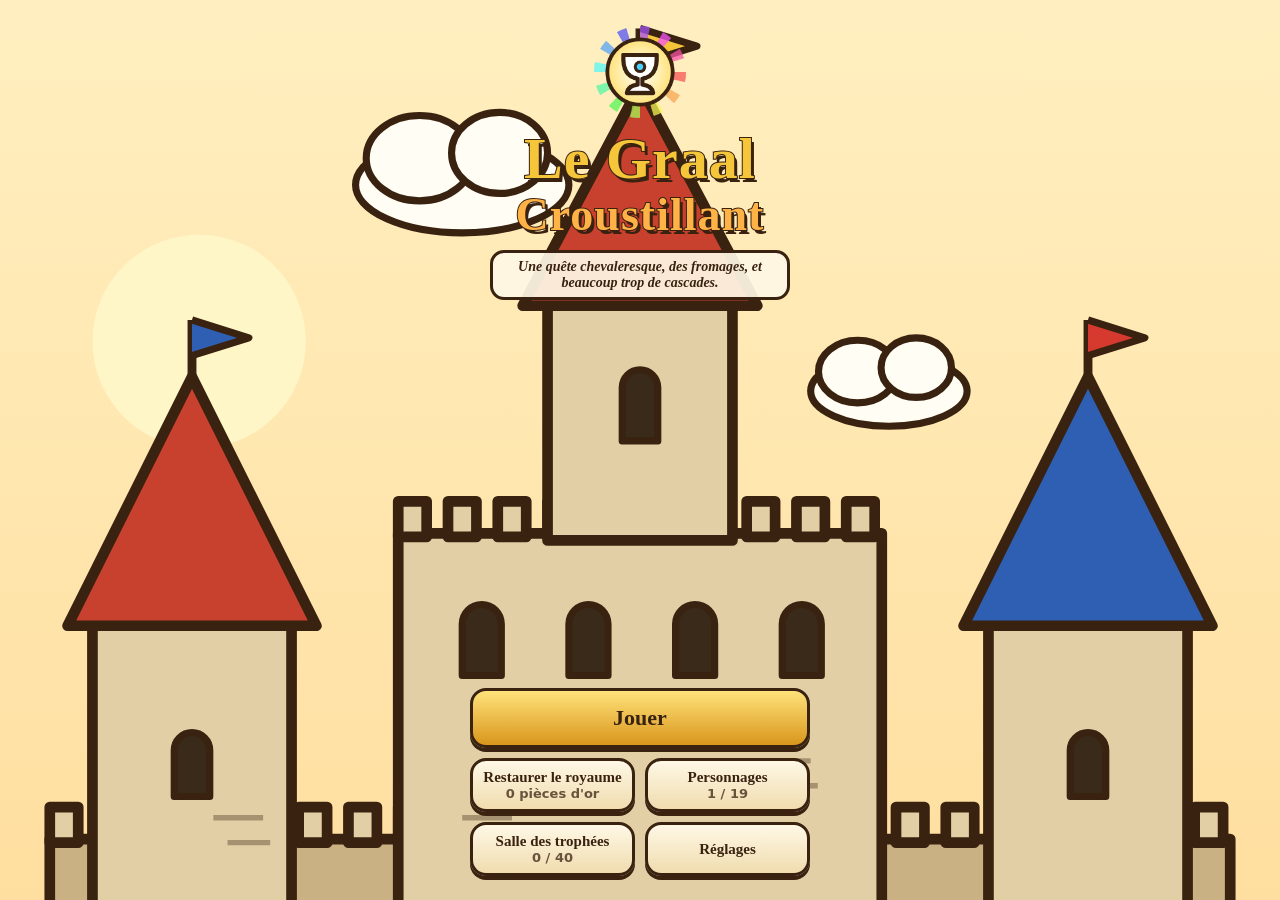
<file: index.html>
<!doctype html>
<html lang="fr">
<head>
<meta charset="utf-8">
<meta name="viewport" content="width=device-width, initial-scale=1, viewport-fit=cover, user-scalable=no">
<title>Le Graal Croustillant</title>
<meta name="description" content="Un jeu de match-3 arthurien et un peu ridicule.">
<meta name="theme-color" content="#7a2a1a">
<link rel="manifest" href="manifest.webmanifest">
<link rel="icon" href="icons/icon.svg" type="image/svg+xml">
<link rel="apple-touch-icon" href="icons/icon-180.png">
<meta name="apple-mobile-web-app-capable" content="yes">
<meta name="mobile-web-app-capable" content="yes">
<meta name="apple-mobile-web-app-title" content="Graal">
<link rel="stylesheet" href="style.css">
</head>
<body>
<div id="app">
  <main id="main"><div class="loading">Chargement du royaume…</div></main>
  <div id="modal" class="modal hidden" role="dialog" aria-modal="true"></div>
  <div id="toasts" aria-live="polite"></div>
</div>
<noscript>Ce jeu a besoin de JavaScript.</noscript>
<script type="module" src="js/app.js"></script>
</body>
</html>
</file>
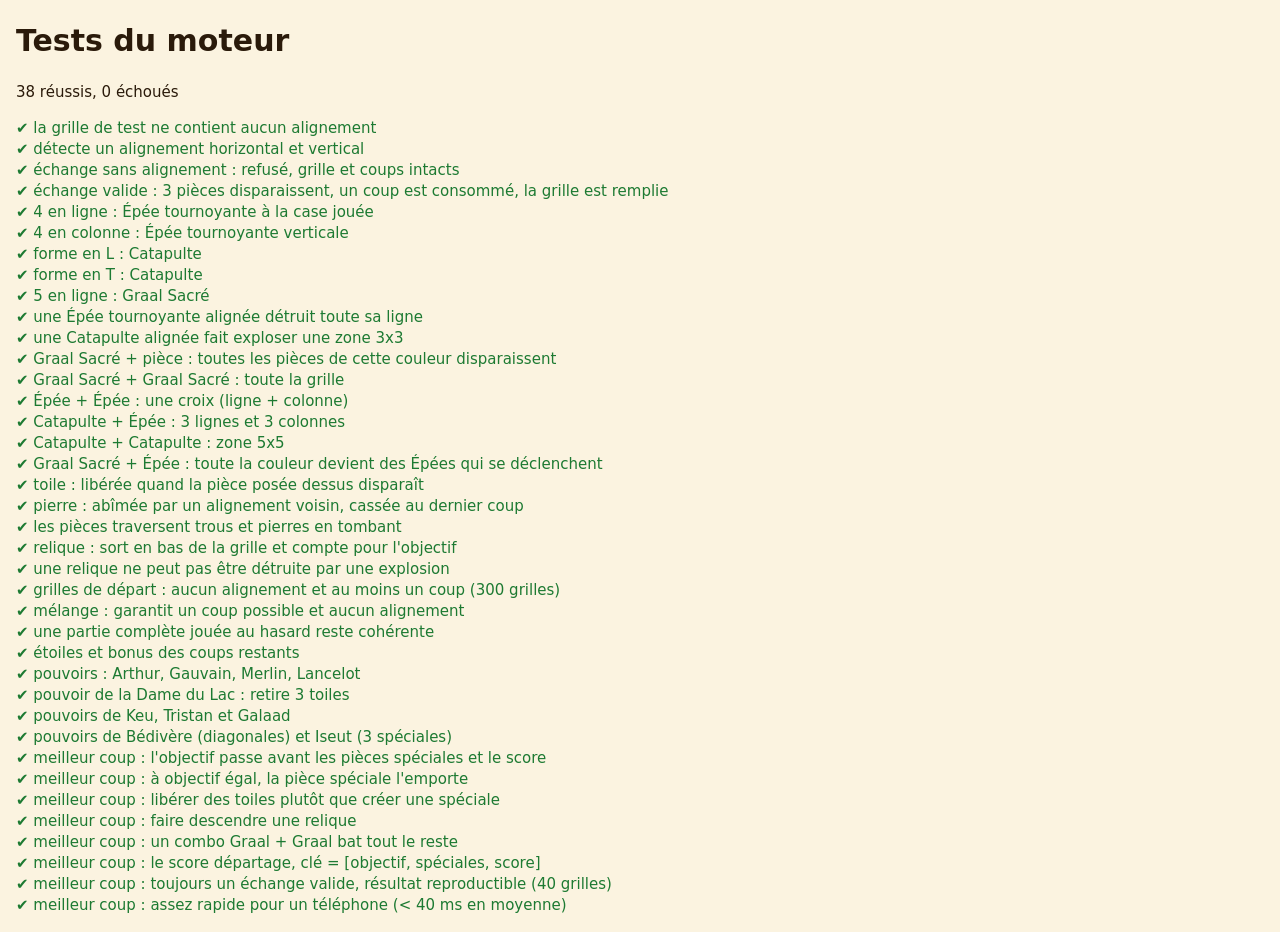
<file: test/index.html>
<!doctype html>
<html lang="fr">
<head>
<meta charset="utf-8">
<meta name="viewport" content="width=device-width, initial-scale=1">
<title>Tests – Le Graal Croustillant</title>
<style>
  body { font: 15px/1.4 system-ui, sans-serif; margin: 16px; background: #fbf3e0; color: #2a1a0a; }
  .ok { color: #1d7a32; } .ko { color: #b3261e; font-weight: 600; }
  pre { white-space: pre-wrap; background: #fff; padding: 6px; border-radius: 6px; }
</style>
</head>
<body>
<h1>Tests du moteur</h1>
<p id="sum">En cours…</p>
<div id="out"></div>
<script type="module">
  const files = ['./engine.test.js', './hint.test.js'];
  const tests = [];
  window.test = (name, fn) => tests.push({ name, fn });
  for (const f of files) await import(f);
  const out = document.getElementById('out');
  let pass = 0, fail = 0;
  const fails = [];
  for (const t of tests) {
    const div = document.createElement('div');
    try { await t.fn(); pass++; div.className = 'ok'; div.textContent = '✔ ' + t.name; }
    catch (e) { fail++; div.className = 'ko'; div.innerHTML = '✘ ' + t.name + '<pre>' + (e && e.stack || e) + '</pre>'; fails.push(t.name + ' : ' + (e && e.message)); }
    out.appendChild(div);
  }
  document.getElementById('sum').textContent = `${pass} réussis, ${fail} échoués`;
  window.__results = { pass, fail, fails };
</script>
</body>
</html>
</file>
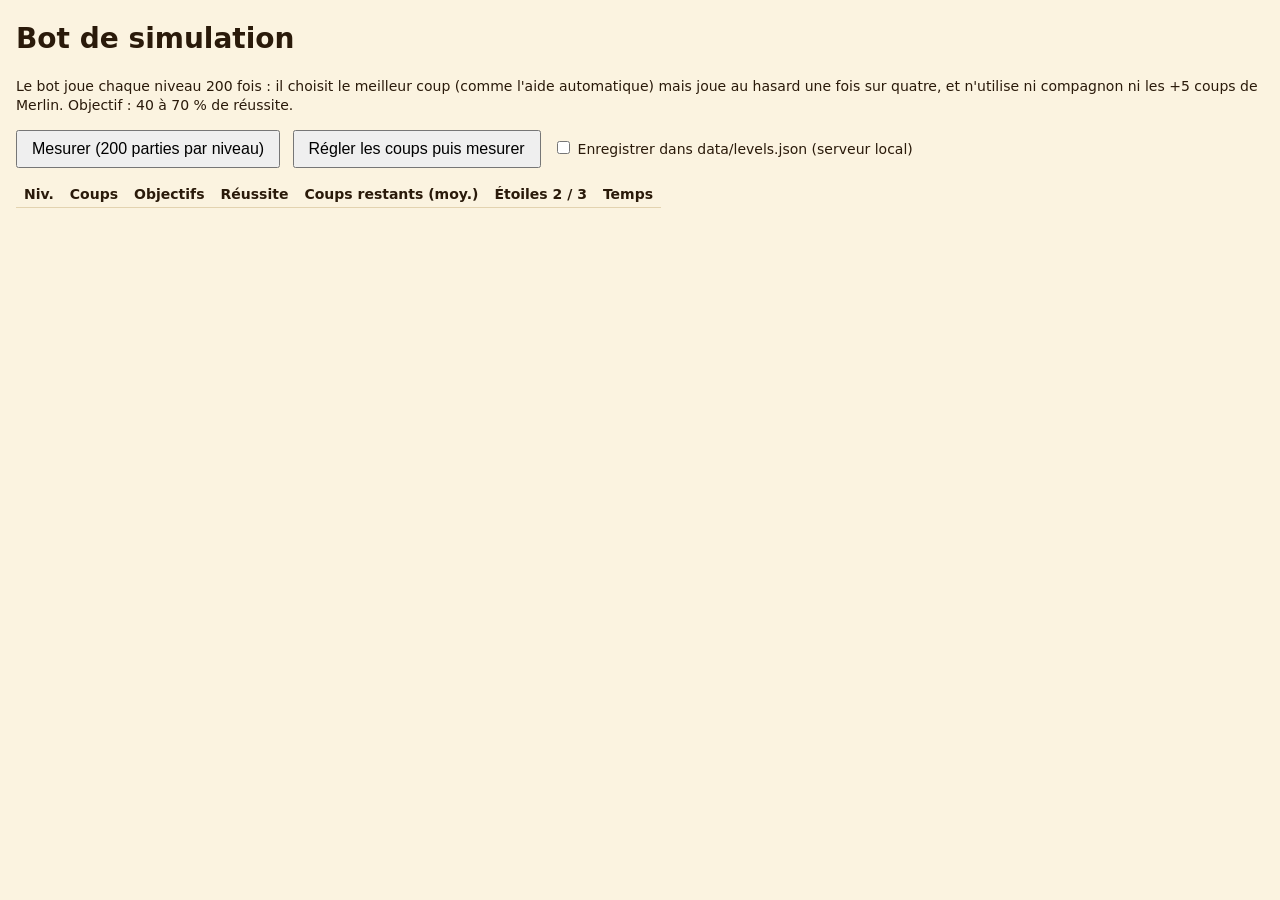
<file: tools/simulate.html>
<!doctype html>
<html lang="fr">
<head>
<meta charset="utf-8">
<meta name="viewport" content="width=device-width, initial-scale=1">
<title>Bot de simulation – Le Graal Croustillant</title>
<style>
  body { font: 14px/1.4 system-ui, sans-serif; margin: 16px; background: #fbf3e0; color: #2a1a0a; }
  table { border-collapse: collapse; } td, th { padding: 3px 8px; border-bottom: 1px solid #e3d3b0; text-align: right; }
  .bad { color: #b3261e; font-weight: 600; } button { font-size: 16px; padding: 8px 14px; margin-right: 8px; }
</style>
</head>
<body>
<h1>Bot de simulation</h1>
<p>Le bot joue chaque niveau 200 fois : il choisit le meilleur coup (comme l'aide automatique) mais joue au hasard une fois sur quatre,
et n'utilise ni compagnon ni les +5 coups de Merlin. Objectif : 40 à 70 % de réussite.</p>
<p>
  <button id="run">Mesurer (200 parties par niveau)</button>
  <button id="tune">Régler les coups puis mesurer</button>
  <label><input id="save" type="checkbox"> Enregistrer dans data/levels.json (serveur local)</label>
</p>
<p id="status"></p>
<table><thead><tr><th>Niv.</th><th>Coups</th><th>Objectifs</th><th>Réussite</th><th>Coups restants (moy.)</th><th>Étoiles 2 / 3</th><th>Temps</th></tr></thead><tbody id="rows"></tbody></table>
<script type="module">
  import { prepare } from '../js/levels.js';
  const raw = await (await fetch('../data/levels.json', { cache: 'no-store' })).json();
  const { levels } = prepare(raw);
  const only = new URLSearchParams(location.search).get('levels');
  const pick = only ? levels.filter(l => only.split(',').map(Number).includes(l.id)) : levels;
  const target = l => (l.id <= 3 ? 0.68 : l.boss ? (l.id > 60 ? 0.43 : 0.45) : l.id > 60 ? 0.52 : 0.56);

  async function go(tune) {
    const t0 = performance.now();
    const results = [];
    const queue = pick.slice();
    const nw = Math.max(1, (navigator.hardwareConcurrency || 4) - 1);
    let done = 0;
    await Promise.all(Array.from({ length: nw }, () => new Promise(resolve => {
      const w = new Worker('./sim-worker.js', { type: 'module' });
      const next = () => {
        const l = queue.shift();
        if (!l) { w.terminate(); return resolve(); }
        w.postMessage({ level: l, target: target(l), tune, games: 200 });
      };
      w.onmessage = ({ data }) => { results.push(data); done++; document.getElementById('status').textContent = `${done} / ${pick.length} niveaux…`; next(); };
      next();
    })));
    results.sort((a, b) => a.id - b.id);
    document.getElementById('rows').innerHTML = results.map(r => {
      const l = levels.find(x => x.id === r.id);
      const st = starsOf(r);
      return `<tr><td>${r.id}${l.boss ? ' ★' : ''}</td><td>${r.moves}</td><td style="text-align:left">${goalText(r.goals)}</td><td class="${r.rate < 0.4 || r.rate > 0.7 ? 'bad' : ''}">${Math.round(r.rate * 100)} %</td><td>${r.avgLeft.toFixed(1)}</td><td>${st[1]} / ${st[2]}</td><td>${(r.ms / 1000).toFixed(1)} s</td></tr>`;
    }).join('');
    const ok = results.filter(r => r.rate >= 0.4 && r.rate <= 0.7).length;
    document.getElementById('status').textContent = `Terminé en ${((performance.now() - t0) / 1000).toFixed(0)} s : ${ok} / ${results.length} niveaux entre 40 et 70 %.`;
    window.__sim = results;
    if (document.getElementById('save').checked) await save(results);
  }

  function starsOf(r) {
    const score = r.goals.find(x => x.type === 'score');
    const s1 = score ? score.target : 0;
    const round = v => Math.round(v / 100) * 100;
    const s2 = Math.max(round(r.p50), round(s1 * 1.25));
    const s3 = Math.max(round(r.p85), s2 + 500);
    return [s1, s2, s3];
  }

  const NAMES = ['Graal', 'Fromage', 'Épée', 'Chope', 'Bouclier', 'Couronne'];
  const goalText = gs => gs.map(x => x.type === 'score' ? `score ${x.target}` : x.type === 'collect' ? `${x.count} ${NAMES[x.color]}` : x.type === 'relic' ? `${x.count} reliques` : x.type === 'web' ? 'toiles' : 'pierres').join(', ');

  async function save(results) {
    for (const r of results) {
      const lv = raw.levels.find(x => x.id === r.id);
      lv.moves = r.moves;
      lv.goals = r.goals;
      lv.stars = starsOf(r);
    }
    const j = v => JSON.stringify(v);
    const text = `{\n  "about": ${j(raw.about)},\n  "chapters": [\n    ${raw.chapters.map(j).join(',\n    ')}\n  ],\n  "shapes": {\n` +
      Object.entries(raw.shapes).map(([k, v]) => `    ${j(k)}: ${j(v)}`).join(',\n') + `\n  },\n  "levels": [\n    ${raw.levels.map(j).join(',\n    ')}\n  ]\n}\n`;
    await fetch('/__save?f=data/levels.json', { method: 'POST', body: text });
    const report = '# Résultats du bot (200 parties par niveau)\n\n| Niveau | Coups | Réussite | Coups restants (moy.) |\n|---|---|---|---|\n' +
      results.map(r => `| ${r.id} | ${r.moves} | ${goalText(r.goals)} | ${Math.round(r.rate * 100)} % | ${r.avgLeft.toFixed(1)} |`).join('\n') + '\n';
    await fetch('/__save?f=data/simulation.md', { method: 'POST', body: report });
    document.getElementById('status').textContent += ' Enregistré.';
  }

  document.getElementById('run').onclick = () => go(false);
  document.getElementById('tune').onclick = () => go(true);
  window.__go = go;
</script>
</body>
</html>
</file>
<file: style.css>
/* Le Graal Croustillant : enluminure cartoon, parchemin, gros boutons, mobile d'abord. */
:root {
  --ink: #3a2210; --parch: #f6e7c1; --parch2: #fbf1d8; --gold: #f5c53a; --gold2: #d9961c;
  --red: #b8322a; --red2: #7a1f18; --green: #3f8a3a; --blue: #2f5fb3;
  --serif: Georgia, 'Palatino Linotype', 'Book Antiqua', 'Times New Roman', serif;
  --sans: system-ui, -apple-system, 'Segoe UI', Roboto, sans-serif;
  --safe-top: env(safe-area-inset-top, 0px); --safe-bottom: env(safe-area-inset-bottom, 0px);
}
* { box-sizing: border-box; -webkit-tap-highlight-color: transparent; }
html, body { margin: 0; height: 100%; overflow: hidden; overscroll-behavior: none; }
body {
  font: 16px/1.4 var(--sans); color: var(--ink);
  background: radial-gradient(ellipse at 50% 30%, var(--parch2), var(--parch) 60%, #e8d3a0);
  user-select: none; -webkit-user-select: none; touch-action: manipulation;
}
#app, #main { height: 100%; }
.hidden { display: none !important; }
.loading { display: grid; place-items: center; height: 100%; font: 700 20px var(--serif); padding: 16px; text-align: center; }

/* ---------- Boutons ---------- */
.btn {
  font: 700 17px var(--serif); color: var(--ink); cursor: pointer;
  background: linear-gradient(#fff8e6, #f0dcae); border: 3px solid var(--ink); border-radius: 16px;
  padding: 12px 18px; min-height: 52px; box-shadow: 0 4px 0 var(--ink); transition: transform .08s, box-shadow .08s;
}
.btn:active { transform: translateY(3px); box-shadow: 0 1px 0 var(--ink); }
.btn small { display: block; font: 600 13px var(--sans); opacity: .75; }
.btn.big { font-size: 22px; padding: 14px 26px; min-height: 60px; }
.btn.gold { background: linear-gradient(#ffe27a, var(--gold2)); }
.btn.danger { background: linear-gradient(#ff8a7a, var(--red)); color: #fff; }
.btn.small { font-size: 14px; min-height: 40px; padding: 6px 12px; border-radius: 12px; box-shadow: 0 3px 0 var(--ink); }
.btn.icon { width: 48px; height: 48px; min-height: 48px; padding: 0; font-size: 30px; line-height: 1; border-radius: 50%; }
.row { display: flex; gap: 10px; justify-content: center; flex-wrap: wrap; margin-top: 12px; }

/* ---------- Écrans ---------- */
.screen { height: 100%; display: flex; flex-direction: column; background-size: cover; background-position: center; }
.bar {
  display: flex; align-items: center; gap: 10px; padding: calc(8px + var(--safe-top)) 12px 8px;
  background: linear-gradient(var(--red), var(--red2)); color: #fff6dc; border-bottom: 4px solid var(--ink);
}
.bar h2 { flex: 1; margin: 0; font: 700 22px var(--serif); text-shadow: 2px 2px 0 var(--ink); }
.pill { background: #fff6dc; color: var(--ink); border: 3px solid var(--ink); border-radius: 99px; padding: 3px 10px; font-weight: 800; white-space: nowrap; }
.scroll { flex: 1; overflow-y: auto; -webkit-overflow-scrolling: touch; padding: 14px 16px calc(24px + var(--safe-bottom)); }

/* Titre */
.title { justify-content: space-between; align-items: center; padding: calc(24px + var(--safe-top)) 16px calc(24px + var(--safe-bottom)); }
.logo { text-align: center; }
.logo-grail { width: 120px; height: 120px; animation: float 3s ease-in-out infinite, spin 14s linear infinite; }
@keyframes float { 50% { translate: 0 -10px; } }
@keyframes spin { to { rotate: 360deg; } }
.logo h1 {
  margin: 4px 0 0; font: 900 46px/1 var(--serif); color: var(--gold); letter-spacing: 1px;
  -webkit-text-stroke: 2px var(--ink); paint-order: stroke fill; text-shadow: 3px 4px 0 var(--ink);
}
.logo h1 span { display: block; font-size: 38px; color: #ffb347; margin-top: 4px; }
.tag { margin: 12px auto 0; max-width: 300px; background: rgba(255,248,230,.92); border: 3px solid var(--ink); border-radius: 14px; padding: 8px 12px; font: italic 600 15px var(--serif); }
.menu { display: grid; gap: 12px; width: min(340px, 100%); }

/* Carte */
.map-scroll { flex: 1; overflow-y: auto; -webkit-overflow-scrolling: touch; padding-bottom: calc(40px + var(--safe-bottom)); }
.chapter { position: relative; }
.ch-head {
  position: relative; height: 170px; background-size: cover; background-position: center; border-bottom: 4px solid var(--ink); border-top: 4px solid var(--ink);
  display: flex; flex-direction: column; justify-content: flex-end; align-items: flex-start; padding: 10px 14px; gap: 4px;
}
.ch-head span, .ch-head h3 { background: rgba(255,248,230,.94); border: 3px solid var(--ink); border-radius: 12px; padding: 2px 10px; margin: 0; }
.ch-head span { font: 700 13px var(--sans); }
.ch-head h3 { font: 800 21px var(--serif); }
.ch-head .btn { position: absolute; top: 10px; right: 10px; }
.path { position: relative; max-width: 520px; margin: 0 auto; }
.path svg { position: absolute; inset: 0; width: 100%; height: 100%; }
.path polyline { fill: none; stroke: #a8743a; stroke-width: 7; stroke-dasharray: 2 12; stroke-linecap: round; vector-effect: non-scaling-stroke; }
.t-cour .path { background: linear-gradient(#f8e4b0, #f3dca0); }
.t-foret .path { background: linear-gradient(#d8ecc0, #c4e0a6); }
.t-lac .path { background: linear-gradient(#d4ecf6, #bfe0ee); }
.t-marais .path { background: linear-gradient(#d4d8c4, #c0c8ac); }
.t-morgane .path { background: linear-gradient(#d8c4e6, #c8acd8); }
.t-quete .path { background: linear-gradient(#fff2c4, #ffe6a0); }
.chapter .path { max-width: none; }
.node {
  position: absolute; translate: -50% -50%; width: 66px; height: 66px; border-radius: 50%;
  border: 4px solid var(--ink); background: linear-gradient(#fff8e6, #f0d79c); box-shadow: 0 5px 0 var(--ink);
  font: 900 22px var(--serif); color: var(--ink); cursor: pointer; padding: 0;
}
.node b { display: block; line-height: 1; }
.node.done { background: linear-gradient(#ffe27a, var(--gold2)); }
.node.current { background: linear-gradient(#ff8a7a, var(--red)); color: #fff; animation: pulse 1.2s ease-in-out infinite; }
.node.boss { width: 78px; height: 78px; }
.node.boss::after { content: '♛'; position: absolute; top: -20px; left: 50%; translate: -50% 0; font-size: 22px; color: var(--gold2); -webkit-text-stroke: 1px var(--ink); }
.node.locked { background: #cfc6b2; color: #6a6050; box-shadow: 0 3px 0 #6a6050; border-color: #6a6050; font-size: 20px; }
@keyframes pulse { 50% { scale: 1.1; } }
.nstars { position: absolute; bottom: -22px; left: 50%; translate: -50% 0; font-size: 16px; color: var(--gold); -webkit-text-stroke: 1px var(--ink); white-space: nowrap; letter-spacing: -1px; }
.nstars em, .best em { color: rgba(58,34,16,.25); -webkit-text-stroke: 0; font-style: normal; }
.the-end { text-align: center; padding: 24px 16px; }
.the-end h3 { font: 800 24px var(--serif); }

/* ---------- Partie ---------- */
.game { background-color: var(--parch); }
.hud {
  display: grid; grid-template-columns: 72px 1fr 96px; gap: 6px; align-items: stretch;
  padding: calc(6px + var(--safe-top)) 8px 6px; background: rgba(255,248,230,.94); border-bottom: 4px solid var(--ink);
}
.moves, .score { display: flex; flex-direction: column; align-items: center; justify-content: center; border: 3px solid var(--ink); border-radius: 14px; background: #fff; padding: 2px; }
.moves small, .score small { font: 700 11px var(--sans); text-transform: uppercase; opacity: .7; }
.moves b { font: 900 32px/1 var(--serif); }
.moves.low { background: #ffd6cc; animation: pulse 0.8s infinite; }
.score b { font: 800 18px/1.1 var(--serif); }
.starbar { position: relative; width: 100%; height: 10px; margin-top: 4px; border: 2px solid var(--ink); border-radius: 6px; background: #eadfc6; }
.starbar i { position: absolute; left: 0; top: 0; bottom: 0; background: linear-gradient(90deg, var(--gold), #ffb347); border-radius: 4px; transition: width .3s; }
.starbar span { position: absolute; top: -9px; translate: -50% 0; font-size: 15px; color: var(--gold); -webkit-text-stroke: 1px var(--ink); }
.goals { display: flex; gap: 6px; justify-content: center; align-items: stretch; flex-wrap: wrap; }
.goal { display: flex; flex-direction: column; align-items: center; justify-content: center; min-width: 56px; padding: 2px 4px; border: 3px solid var(--ink); border-radius: 14px; background: #fff; }
.goal img, .goal .gi { width: 30px; height: 30px; }
.goal b { font: 900 18px/1 var(--serif); }
.goal small { font: 600 10px var(--sans); opacity: .7; }
.goal.done { background: #d8f0c8; }
.goal.done b { color: var(--green); }
.gi { display: inline-block; border-radius: 6px; }
.gi.web { background: radial-gradient(circle, transparent 30%, #fff 31%, #fff 36%, transparent 37%, transparent 58%, #fff 59%, #fff 64%, transparent 65%), conic-gradient(from 0deg, #8a8a9a 0 2%, transparent 2% 12.5%, #8a8a9a 12.5% 14.5%, transparent 14.5% 25%, #8a8a9a 25% 27%, transparent 27% 37.5%, #8a8a9a 37.5% 39.5%, transparent 39.5% 50%, #8a8a9a 50% 52%, transparent 52% 62.5%, #8a8a9a 62.5% 64.5%, transparent 64.5% 75%, #8a8a9a 75% 77%, transparent 77% 87.5%, #8a8a9a 87.5% 89.5%, transparent 89.5%); background-color: #6a6a7a; border: 2px solid var(--ink); }
.gi.stone { background: linear-gradient(#c9c2b8, #8a8278); border: 3px solid var(--ink); }
.gi.score { font-size: 26px; line-height: 30px; text-align: center; color: var(--gold); -webkit-text-stroke: 1px var(--ink); }
.board-wrap { flex: 1; position: relative; display: grid; place-items: center; min-height: 0; padding: 6px; }
#board { touch-action: none; border-radius: 10px; filter: drop-shadow(0 6px 0 rgba(58,34,16,.35)); }
.banner {
  position: absolute; left: 50%; top: 12px; translate: -50% 0; width: min(92%, 440px); text-align: center;
  background: rgba(255,248,230,.97); border: 3px solid var(--ink); border-radius: 14px; padding: 8px 12px;
  font: 700 16px var(--serif); box-shadow: 0 4px 0 var(--ink); animation: drop .3s ease-out; pointer-events: none; z-index: 3;
}
@keyframes drop { from { translate: -50% -20px; opacity: 0; } }
.merlin {
  position: absolute; right: 8px; bottom: 8px; display: flex; align-items: flex-end; gap: 6px; max-width: min(88%, 380px);
  animation: slidein .4s ease-out; pointer-events: none; z-index: 3; flex-direction: row-reverse;
}
.merlin .portrait { width: 78px; height: 78px; flex: none; }
.merlin p { margin: 0 0 18px; background: #fff; border: 3px solid var(--ink); border-radius: 16px 16px 4px 16px; padding: 8px 10px; font: 600 14px var(--sans); box-shadow: 0 3px 0 var(--ink); }
@keyframes slidein { from { translate: 120px 0; opacity: 0; } }
.gamebar { display: flex; gap: 10px; justify-content: space-between; align-items: center; padding: 6px 10px calc(8px + var(--safe-bottom)); background: rgba(255,248,230,.94); border-top: 4px solid var(--ink); }
.power { display: flex; align-items: center; gap: 8px; text-align: left; flex: 1; max-width: 300px; padding: 6px 12px 6px 6px; background: linear-gradient(#e8d8ff, #b8a0e8); }
.power .portrait { width: 44px; height: 44px; flex: none; }
.power .pw b { display: block; font-size: 15px; }
.power .pw small { font: 600 12px var(--sans); }
.power.used { filter: grayscale(1); opacity: .55; }
.power.armed { background: linear-gradient(#fff3a0, var(--gold)); animation: pulse .9s infinite; }

/* ---------- Portraits ---------- */
.portrait { display: inline-block; width: 64px; height: 64px; }
.portrait svg { width: 100%; height: 100%; display: block; }
.portrait.xl { width: 150px; height: 150px; }
.locked .portrait svg { filter: brightness(0) opacity(.28); }

/* ---------- Fenêtres ---------- */
.modal {
  position: fixed; inset: 0; z-index: 20; display: grid; place-items: center; padding: 16px;
  background: rgba(30,16,6,.55); animation: fade .2s;
}
@keyframes fade { from { opacity: 0; } }
.panel {
  position: relative; width: min(100%, 440px); max-height: calc(100% - 8px); overflow-y: auto; text-align: center;
  background: var(--parch2); border: 4px solid var(--ink); border-radius: 22px; padding: 18px 16px; box-shadow: 0 8px 0 var(--ink);
  animation: popin .28s cubic-bezier(.2,1.6,.4,1);
}
@keyframes popin { from { scale: .8; opacity: 0; } }
.panel h2 { margin: 2px 0 4px; font: 800 26px var(--serif); }
.panel h3 { margin: 14px 0 8px; font: 700 18px var(--serif); }
.panel > .btn { display: block; width: 100%; margin-top: 10px; }
.subtitle { margin: 0 0 8px; font: italic 600 16px var(--serif); opacity: .8; }
.kicker { margin: 0; font: 800 15px var(--sans); text-transform: uppercase; letter-spacing: 1px; color: var(--red); }
.bubble { position: relative; background: #fff; border: 3px solid var(--ink); border-radius: 16px; padding: 10px 12px; margin: 10px 0; font: italic 600 16px var(--serif); }
.bio { font: 16px/1.5 var(--serif); text-align: left; }
.power-box { display: flex; flex-direction: column; gap: 2px; background: #efe4ff; border: 3px solid var(--ink); border-radius: 14px; padding: 8px 10px; margin: 10px 0; }
.power-box span { font-size: 15px; }
.best { margin: 0; font-size: 26px; color: var(--gold); -webkit-text-stroke: 1px var(--ink); letter-spacing: 2px; }
.boss-tag { display: inline-block; font: 700 12px var(--sans); background: var(--red); color: #fff; border-radius: 99px; padding: 2px 8px; vertical-align: middle; }
.goals.preview { margin: 8px 0; }
.moves-info { margin: 0; font: 700 16px var(--serif); }
.companions { display: grid; grid-template-columns: repeat(auto-fill, minmax(86px, 1fr)); gap: 8px; }
.comp { display: flex; flex-direction: column; align-items: center; gap: 2px; padding: 6px 4px; border: 3px solid var(--ink); border-radius: 14px; background: #fff; cursor: pointer; font-family: var(--serif); color: var(--ink); }
.comp b { font-size: 14px; }
.comp small { font: 600 11px/1.2 var(--sans); opacity: .75; }
.comp.on { background: linear-gradient(#ffe27a, var(--gold)); box-shadow: 0 0 0 3px var(--gold2); }
.comp-desc { min-height: 2.6em; margin: 10px 0 0; font: 600 15px var(--sans); }
.tuto { display: flex; gap: 12px; align-items: center; text-align: left; }
.tuto .portrait { width: 80px; height: 80px; flex: none; }
.tuto p { margin: 4px 0 0; }
.tuto-piece { width: 90px; height: 90px; margin-top: 8px; }
.big-stars { display: flex; justify-content: center; gap: 6px; margin: 6px 0; }
.big-stars span { font-size: 64px; line-height: 1; color: rgba(58,34,16,.18); }
.big-stars span.on { color: var(--gold); -webkit-text-stroke: 2px var(--ink); animation: starpop .5s var(--d) both cubic-bezier(.2,1.8,.4,1); }
.big-stars span:nth-child(2) { font-size: 80px; translate: 0 -10px; }
@keyframes starpop { from { scale: 0; rotate: -90deg; } }
.final-score { margin: 0; font: 800 24px var(--serif); }
.final-score em { color: var(--red); font-size: 16px; }
.result.lose .panel { background: #f0e6d6; }
.festive .panel { overflow: hidden; background: radial-gradient(circle at 50% 30%, #fff8e0, #ffe6a8); }
.pop { animation: popin .6s cubic-bezier(.2,1.8,.4,1); }
.confetti { position: absolute; inset: 0; pointer-events: none; }
.confetti i { position: absolute; top: -12px; left: calc(var(--k) * 4.2%); width: 9px; height: 14px; border-radius: 2px;
  background: hsl(calc(var(--k) * 47), 85%, 58%); animation: fall calc(1.6s + (var(--k) * 0.07s)) linear infinite; animation-delay: calc(var(--k) * -0.13s); }
@keyframes fall { to { translate: 0 620px; rotate: 720deg; } }

/* Dialogues */
.dialogue { align-items: end; padding: 0; }
.dialogue .panel { width: 100%; max-width: 640px; max-height: 100%; border-radius: 22px 22px 0 0; padding: 0 0 calc(14px + var(--safe-bottom)); box-shadow: none; }
.dlg-scene { height: 34vh; min-height: 140px; background-size: cover; background-position: center; border-bottom: 4px solid var(--ink); display: flex; align-items: flex-start; justify-content: center; padding-top: 10px; }
.dlg-title { margin: 0; background: rgba(255,248,230,.94); border: 3px solid var(--ink); border-radius: 12px; padding: 4px 12px; font: 800 16px var(--serif); }
.dlg-line { display: flex; gap: 10px; align-items: flex-start; padding: 14px 14px 4px; cursor: pointer; text-align: left; min-height: 150px; }
.dlg-line.right { flex-direction: row-reverse; }
.dlg-line .portrait { width: 88px; height: 88px; flex: none; animation: popin .3s; }
.dlg-bubble { flex: 1; background: #fff; border: 3px solid var(--ink); border-radius: 16px; padding: 8px 12px; animation: popin .25s; }
.dlg-bubble b { font: 800 17px var(--serif); color: var(--red); }
.dlg-bubble p { margin: 4px 0; font: 17px/1.45 var(--serif); }
.dlg-bubble small { font-size: 12px; opacity: .55; }
.panel > .btn.skip { position: absolute; top: 10px; right: 10px; width: auto; margin: 0; }

/* Galerie et trophées */
.gallery { display: grid; grid-template-columns: repeat(auto-fill, minmax(140px, 1fr)); gap: 12px; }
.card { display: flex; flex-direction: column; align-items: center; gap: 4px; padding: 10px 6px; background: #fff8e6; border: 3px solid var(--ink); border-radius: 18px; box-shadow: 0 4px 0 var(--ink); cursor: pointer; font-family: var(--serif); color: var(--ink); }
.card .portrait { width: 96px; height: 96px; }
.card b { font-size: 17px; }
.card small { font: 600 12px/1.3 var(--sans); opacity: .75; text-align: center; }
.card.locked { background: #e6dcc6; }
.trophies { list-style: none; margin: 0; padding: 0; display: grid; gap: 10px; }
.trophies li { display: flex; gap: 10px; align-items: center; padding: 8px 10px; background: #ece2cc; border: 3px solid var(--ink); border-radius: 16px; opacity: .75; }
.trophies li.on { background: #fff8e0; opacity: 1; }
.trophies b { display: block; font: 800 17px var(--serif); }
.trophies small { font-size: 14px; }
.medal { width: 52px; height: 52px; flex: none; display: inline-block; }
.medal svg { width: 100%; height: 100%; }

/* Réglages */
.settings { display: grid; gap: 12px; max-width: 520px; margin: 0 auto; }
.switch-row { display: flex; align-items: center; justify-content: space-between; gap: 12px; text-align: left; padding: 12px 14px; background: #fff8e6; border: 3px solid var(--ink); border-radius: 16px; cursor: pointer; color: var(--ink); font-family: var(--sans); }
.switch-row b { display: block; font: 800 18px var(--serif); }
.switch-row small { font-size: 14px; opacity: .75; }
.switch { position: relative; flex: none; width: 60px; height: 34px; border-radius: 99px; background: #cfc6b2; border: 3px solid var(--ink); transition: background .2s; }
.switch::after { content: ''; position: absolute; top: 2px; left: 2px; width: 24px; height: 24px; border-radius: 50%; background: #fff; border: 2px solid var(--ink); transition: left .2s; }
.switch.on { background: var(--green); }
.switch.on::after { left: 28px; }
.about { text-align: center; font-size: 13px; opacity: .7; }

/* Notifications */
#toasts { position: fixed; top: calc(10px + var(--safe-top)); left: 50%; translate: -50% 0; z-index: 30; width: min(92%, 400px); pointer-events: none; }
.toast { display: flex; gap: 10px; align-items: center; background: #fff8e0; border: 3px solid var(--ink); border-radius: 16px; padding: 8px 12px; box-shadow: 0 5px 0 var(--ink); animation: drop .4s cubic-bezier(.2,1.6,.4,1); transition: opacity .4s, translate .4s; }
.toast.out { opacity: 0; translate: 0 -20px; }
.toast b { display: block; font: 800 17px var(--serif); }
.toast small { font: 700 13px var(--sans); color: var(--red); }
.toast.trophy { background: linear-gradient(#fff8e0, #ffe6a0); }
.toast .medal { width: 46px; height: 46px; }

@media (min-width: 700px) {
  .logo h1 { font-size: 64px; } .logo h1 span { font-size: 52px; }
  .hud { grid-template-columns: 90px 1fr 120px; }
}
@media (max-height: 640px) {
  .moves b { font-size: 26px; } .goal img, .goal .gi { width: 24px; height: 24px; } .goal small { display: none; }
  .gamebar { padding-top: 4px; } .power .portrait { width: 36px; height: 36px; }
}
@media (prefers-reduced-motion: reduce) { *, *::before, *::after { animation-duration: .01s !important; animation-iteration-count: 1 !important; } }
.savecode { display: grid; gap: 6px; padding: 12px 14px; background: #fff8e6; border: 3px solid var(--ink); border-radius: 16px; }
.savecode b { font: 800 18px var(--serif); }
.savecode small { font-size: 14px; opacity: .75; }
.savecode textarea { width: 100%; min-width: 0; font: 12px/1.3 ui-monospace, Consolas, monospace; border: 2px solid var(--ink); border-radius: 10px; padding: 6px; background: #fff; color: var(--ink); resize: vertical; user-select: text; -webkit-user-select: text; }
.savecode .row { margin-top: 2px; }
.hello { margin: 10px auto 0; font: 700 18px var(--serif); background: rgba(255,248,230,.92); border: 3px solid var(--ink); border-radius: 14px; padding: 4px 14px; display: inline-block; }
.name-row { justify-content: stretch; flex-wrap: nowrap; margin-top: 0; }
.name-row input { flex: 1; min-width: 0; font: 700 17px var(--serif); border: 2px solid var(--ink); border-radius: 10px; padding: 8px 10px; background: #fff; color: var(--ink); user-select: text; -webkit-user-select: text; }
/* Or et Camelot */
.coin { display: inline-block; width: 1em; height: 1em; vertical-align: -0.15em; border-radius: 50%; background: radial-gradient(circle at 35% 35%, #fff2a0, #f5c53a 45%, #c8901a); border: 2px solid var(--ink); }
.gold-reward { margin: 6px 0 0; font: 700 15px var(--serif); }
.camelot-view { border: 4px solid var(--ink); border-radius: 18px; overflow: hidden; aspect-ratio: 9 / 10; max-width: 100%; background: #ffe6a8; }
.camelot-view svg { display: block; width: 100%; height: 100%; }
.camelot-help { font: 600 14px var(--sans); text-align: center; margin: 10px 0; }
.decor-list { list-style: none; margin: 0; padding: 0; display: grid; gap: 10px; }
.decor-list li { display: flex; gap: 10px; align-items: center; justify-content: space-between; padding: 10px 12px; background: #fff8e6; border: 3px solid var(--ink); border-radius: 16px; }
.decor-list li > div { min-width: 0; }
.decor-list li.on { background: #e6f4d6; }
.decor-list b { display: block; font: 800 17px var(--serif); }
.decor-list small { font-size: 14px; opacity: .8; }
.decor-list .btn { flex: none; white-space: nowrap; }
.owned { flex: none; font: 800 14px var(--sans); color: var(--green); }
.title { background-position: center top; }
/* Écran titre : menu compact pour laisser voir la cour et les compagnons */
.title .menu { grid-template-columns: 1fr 1fr; gap: 10px; }
.title .menu .btn.big { grid-column: 1 / -1; }
.title .menu .btn:not(.big) { font-size: 15px; padding: 8px 6px; min-height: 54px; }
.title .logo-grail { width: 96px; height: 96px; }
.title .logo h1 { font-size: 40px; } .title .logo h1 span { font-size: 33px; }
.title .tag { font-size: 14px; padding: 6px 10px; }
@media (min-width: 700px) { .title .logo h1 { font-size: 58px; } .title .logo h1 span { font-size: 46px; } }
/* Kaamelott : image entière, aperçu de chaque réparation */
.camelot-view { aspect-ratio: 360 / 624; }
.decor-thumb { flex: none; width: 84px; height: 63px; border: 2px solid var(--ink); border-radius: 10px; overflow: hidden; background: #ffe6a8; }
.decor-thumb svg { display: block; width: 100%; height: 100%; }
.decor-thumb.preview svg { filter: grayscale(.85) opacity(.55); }
.decor-list li > div { flex: 1; }
.t-avalon .path { background: linear-gradient(#ece4f8, #dcd0f0); }
.t-mordred .path { background: linear-gradient(#e8c8c0, #d8b0a8); }
.t-corbenic .path { background: linear-gradient(#ffe8d8, #ffd8c4); }
.t-pont .path { background: linear-gradient(#e4ecf6, #d0dcec); }
.t-val .path { background: linear-gradient(#e0ead4, #d0dcc4); }
.t-tour .path { background: linear-gradient(#d8dcf0, #c4cae8); }
.t-tintagel .path { background: linear-gradient(#dceef8, #c8e2f2); }
.t-salisbury .path { background: linear-gradient(#fff0d8, #ffe4c0); }
/* Lieux à restaurer */
.place-tabs { display: grid; grid-template-columns: repeat(3, 1fr); gap: 8px; margin-bottom: 12px; }
.place-tab { display: flex; flex-direction: column; align-items: center; gap: 2px; min-width: 0; padding: 8px 4px; border: 3px solid var(--ink); border-radius: 14px; background: #fff8e6; color: var(--ink); font-family: var(--serif); cursor: pointer; text-align: center; }
.place-tab b { font-size: 14px; line-height: 1.15; }
.place-tab small { font: 700 12px var(--sans); opacity: .75; }
.place-tab.on { background: linear-gradient(#ffe27a, var(--gold)); box-shadow: 0 0 0 3px var(--gold2); }
.place-tab.locked { background: #e6dcc6; opacity: .7; }
.camelot-view.place-lac, .camelot-view.place-tour { aspect-ratio: 360 / 480; }
</file>
